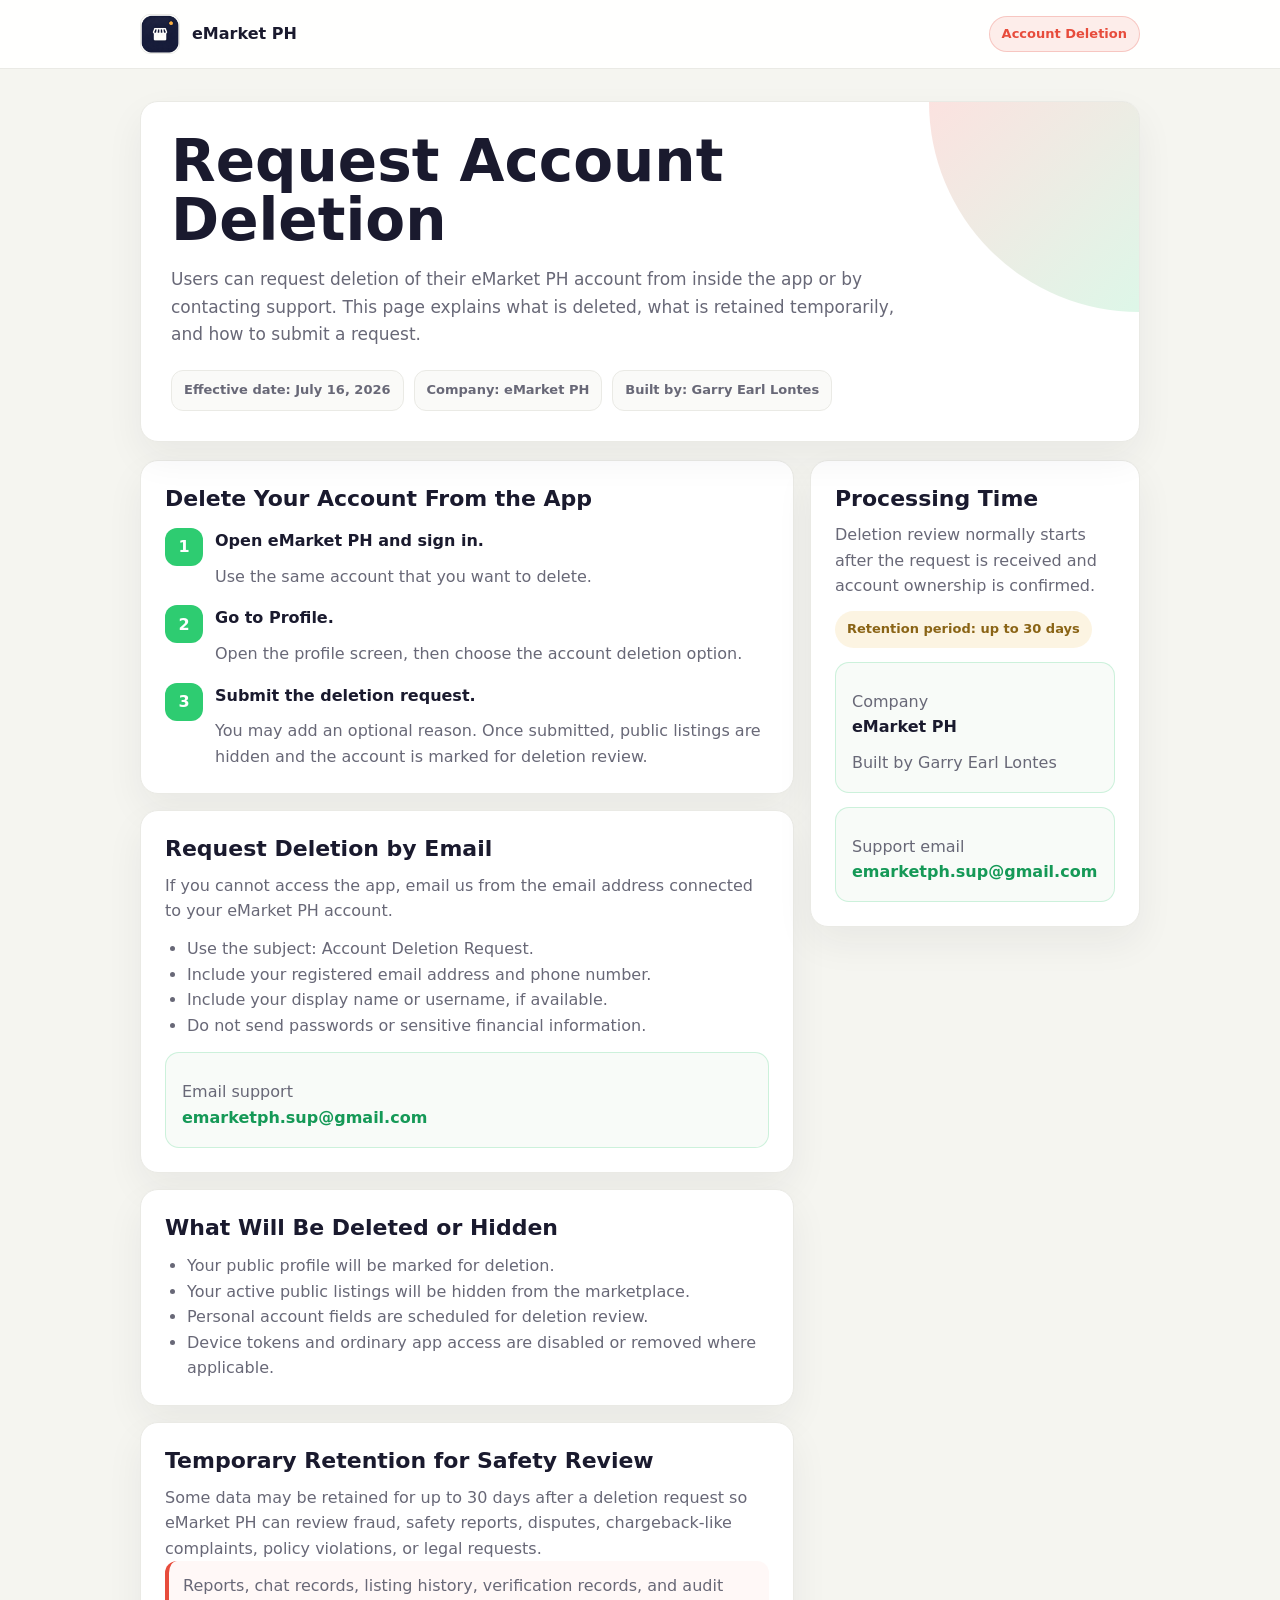
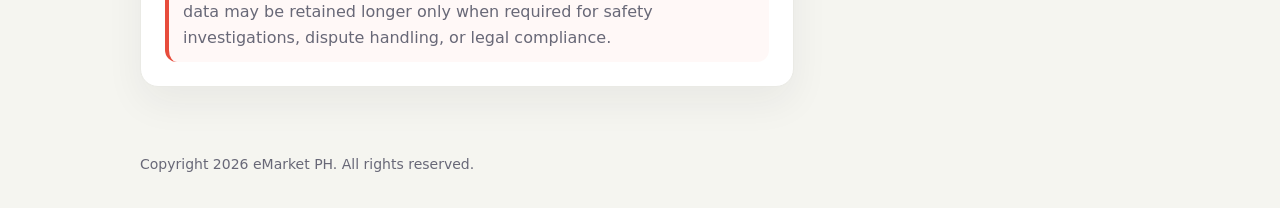
<file: account_deletion.html>
<!doctype html>
<html lang="en">
<head>
  <meta charset="utf-8">
  <meta name="viewport" content="width=device-width, initial-scale=1">
  <title>eMarket PH Account Deletion</title>
  <style>
    :root {
      --bg: #f5f5f0;
      --surface: #ffffff;
      --ink: #1a1a2e;
      --muted: #686877;
      --line: #eaeae5;
      --green: #2ecc71;
      --green-dark: #159957;
      --gold: #e8b84b;
      --red: #e74c3c;
    }

    * { box-sizing: border-box; }

    body {
      margin: 0;
      font-family: Inter, ui-sans-serif, system-ui, -apple-system, BlinkMacSystemFont, "Segoe UI", sans-serif;
      background: var(--bg);
      color: var(--ink);
      line-height: 1.6;
    }

    .topbar {
      position: sticky;
      top: 0;
      z-index: 10;
      background: rgba(255, 255, 255, 0.92);
      border-bottom: 1px solid var(--line);
      backdrop-filter: blur(14px);
    }

    .topbar-inner {
      max-width: 1040px;
      margin: 0 auto;
      padding: 14px 20px;
      display: flex;
      align-items: center;
      justify-content: space-between;
      gap: 16px;
    }

    .brand {
      display: flex;
      align-items: center;
      gap: 12px;
      font-weight: 900;
    }

    .brand img {
      width: 40px;
      height: 40px;
      border-radius: 10px;
      object-fit: cover;
      border: 1px solid var(--line);
    }

    .pill {
      display: inline-flex;
      align-items: center;
      border: 1px solid rgba(231, 76, 60, 0.24);
      background: rgba(231, 76, 60, 0.1);
      color: var(--red);
      border-radius: 999px;
      padding: 7px 12px;
      font-size: 13px;
      font-weight: 800;
      white-space: nowrap;
    }

    main {
      max-width: 1040px;
      margin: 0 auto;
      padding: 32px 20px 56px;
    }

    .hero {
      background: var(--surface);
      border: 1px solid var(--line);
      border-radius: 18px;
      box-shadow: 0 16px 38px rgba(26, 26, 46, 0.06);
      padding: 30px;
      margin-bottom: 18px;
      position: relative;
      overflow: hidden;
    }

    .hero:before {
      content: "";
      position: absolute;
      inset: 0 0 auto auto;
      width: 210px;
      height: 210px;
      background: linear-gradient(135deg, rgba(231, 76, 60, 0.16), rgba(46, 204, 113, 0.16));
      border-bottom-left-radius: 210px;
    }

    h1 {
      position: relative;
      max-width: 720px;
      margin: 0;
      font-size: clamp(34px, 6vw, 58px);
      line-height: 1.02;
      letter-spacing: 0;
    }

    .lead {
      position: relative;
      max-width: 760px;
      margin: 16px 0 0;
      color: var(--muted);
      font-size: 17px;
    }

    .meta {
      position: relative;
      display: flex;
      flex-wrap: wrap;
      gap: 10px;
      margin-top: 22px;
    }

    .meta span {
      border: 1px solid var(--line);
      background: #fafaf8;
      border-radius: 12px;
      padding: 9px 12px;
      color: var(--muted);
      font-weight: 700;
      font-size: 13px;
    }

    .layout {
      display: grid;
      grid-template-columns: minmax(0, 1fr) 330px;
      gap: 16px;
      align-items: start;
    }

    .section,
    .side {
      background: var(--surface);
      border: 1px solid var(--line);
      border-radius: 18px;
      box-shadow: 0 16px 38px rgba(26, 26, 46, 0.06);
      padding: 24px;
    }

    .stack {
      display: grid;
      gap: 16px;
    }

    h2 {
      margin: 0;
      font-size: 22px;
      line-height: 1.25;
    }

    p,
    li {
      color: var(--muted);
    }

    p {
      margin: 10px 0 0;
    }

    ol,
    ul {
      margin: 12px 0 0;
      padding-left: 22px;
    }

    .step {
      display: grid;
      grid-template-columns: 38px 1fr;
      gap: 12px;
      align-items: start;
      margin-top: 16px;
    }

    .step-number {
      width: 38px;
      height: 38px;
      display: grid;
      place-items: center;
      border-radius: 12px;
      background: var(--green);
      color: #fff;
      font-weight: 900;
    }

    .callout {
      border-left: 4px solid var(--red);
      background: #fff8f7;
      padding: 12px 14px;
      border-radius: 12px;
      color: var(--muted);
    }

    .contact {
      border-radius: 14px;
      background: #f8fbf8;
      border: 1px solid rgba(46, 204, 113, 0.22);
      padding: 16px;
      margin-top: 14px;
    }

    .contact a {
      color: var(--green-dark);
      font-weight: 900;
      text-decoration: none;
      overflow-wrap: anywhere;
    }

    .badge {
      display: inline-flex;
      margin-top: 12px;
      border-radius: 999px;
      padding: 8px 12px;
      background: rgba(232, 184, 75, 0.16);
      color: #8a6416;
      font-weight: 900;
      font-size: 13px;
    }

    footer {
      max-width: 1040px;
      margin: 0 auto;
      padding: 0 20px 32px;
      color: var(--muted);
      font-size: 14px;
    }

    @media (max-width: 840px) {
      .layout {
        grid-template-columns: 1fr;
      }

      .topbar-inner {
        align-items: flex-start;
        flex-direction: column;
      }

      .hero,
      .section,
      .side {
        border-radius: 16px;
      }
    }
  </style>
</head>
<body>
  <header class="topbar">
    <div class="topbar-inner">
      <div class="brand">
        <img src="app_icon.jpg" alt="eMarket PH app icon">
        <span>eMarket PH</span>
      </div>
      <span class="pill">Account Deletion</span>
    </div>
  </header>

  <main>
    <section class="hero">
      <h1>Request Account Deletion</h1>
      <p class="lead">Users can request deletion of their eMarket PH account from inside the app or by contacting support. This page explains what is deleted, what is retained temporarily, and how to submit a request.</p>
      <div class="meta">
        <span>Effective date: July 16, 2026</span>
        <span>Company: eMarket PH</span>
        <span>Built by: Garry Earl Lontes</span>
      </div>
    </section>

    <section class="layout">
      <div class="stack">
        <article class="section">
          <h2>Delete Your Account From the App</h2>
          <div class="step">
            <div class="step-number">1</div>
            <div>
              <strong>Open eMarket PH and sign in.</strong>
              <p>Use the same account that you want to delete.</p>
            </div>
          </div>
          <div class="step">
            <div class="step-number">2</div>
            <div>
              <strong>Go to Profile.</strong>
              <p>Open the profile screen, then choose the account deletion option.</p>
            </div>
          </div>
          <div class="step">
            <div class="step-number">3</div>
            <div>
              <strong>Submit the deletion request.</strong>
              <p>You may add an optional reason. Once submitted, public listings are hidden and the account is marked for deletion review.</p>
            </div>
          </div>
        </article>

        <article class="section">
          <h2>Request Deletion by Email</h2>
          <p>If you cannot access the app, email us from the email address connected to your eMarket PH account.</p>
          <ul>
            <li>Use the subject: Account Deletion Request.</li>
            <li>Include your registered email address and phone number.</li>
            <li>Include your display name or username, if available.</li>
            <li>Do not send passwords or sensitive financial information.</li>
          </ul>
          <div class="contact">
            <p>Email support</p>
            <a href="mailto:emarketph.sup@gmail.com?subject=Account%20Deletion%20Request">emarketph.sup@gmail.com</a>
          </div>
        </article>

        <article class="section">
          <h2>What Will Be Deleted or Hidden</h2>
          <ul>
            <li>Your public profile will be marked for deletion.</li>
            <li>Your active public listings will be hidden from the marketplace.</li>
            <li>Personal account fields are scheduled for deletion review.</li>
            <li>Device tokens and ordinary app access are disabled or removed where applicable.</li>
          </ul>
        </article>

        <article class="section">
          <h2>Temporary Retention for Safety Review</h2>
          <p>Some data may be retained for up to 30 days after a deletion request so eMarket PH can review fraud, safety reports, disputes, chargeback-like complaints, policy violations, or legal requests.</p>
          <div class="callout">Reports, chat records, listing history, verification records, and audit data may be retained longer only when required for safety investigations, dispute handling, or legal compliance.</div>
        </article>
      </div>

      <aside class="side">
        <h2>Processing Time</h2>
        <p>Deletion review normally starts after the request is received and account ownership is confirmed.</p>
        <span class="badge">Retention period: up to 30 days</span>

        <div class="contact">
          <p>Company</p>
          <strong>eMarket PH</strong>
          <p>Built by Garry Earl Lontes</p>
        </div>

        <div class="contact">
          <p>Support email</p>
          <a href="mailto:emarketph.sup@gmail.com">emarketph.sup@gmail.com</a>
        </div>
      </aside>
    </section>
  </main>

  <footer>
    <p>Copyright 2026 eMarket PH. All rights reserved.</p>
  </footer>
</body>
</html>
</file>
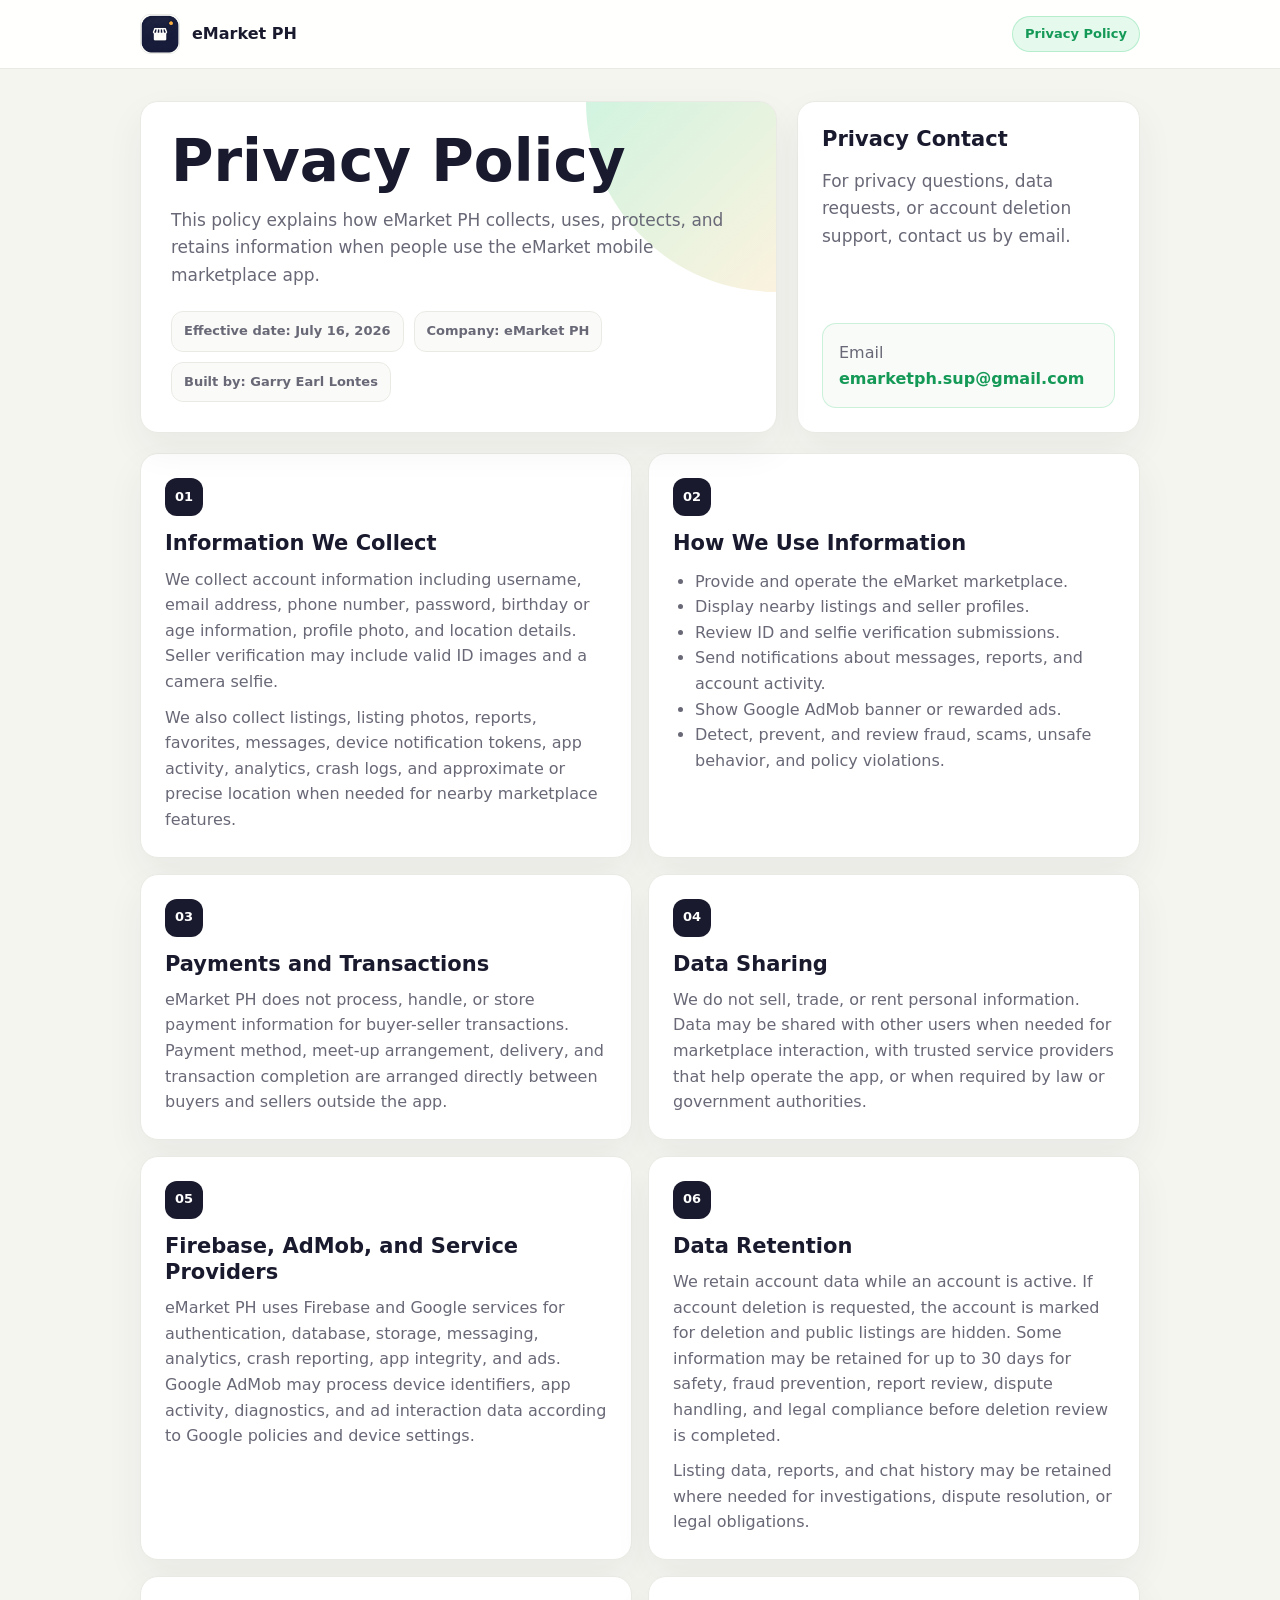
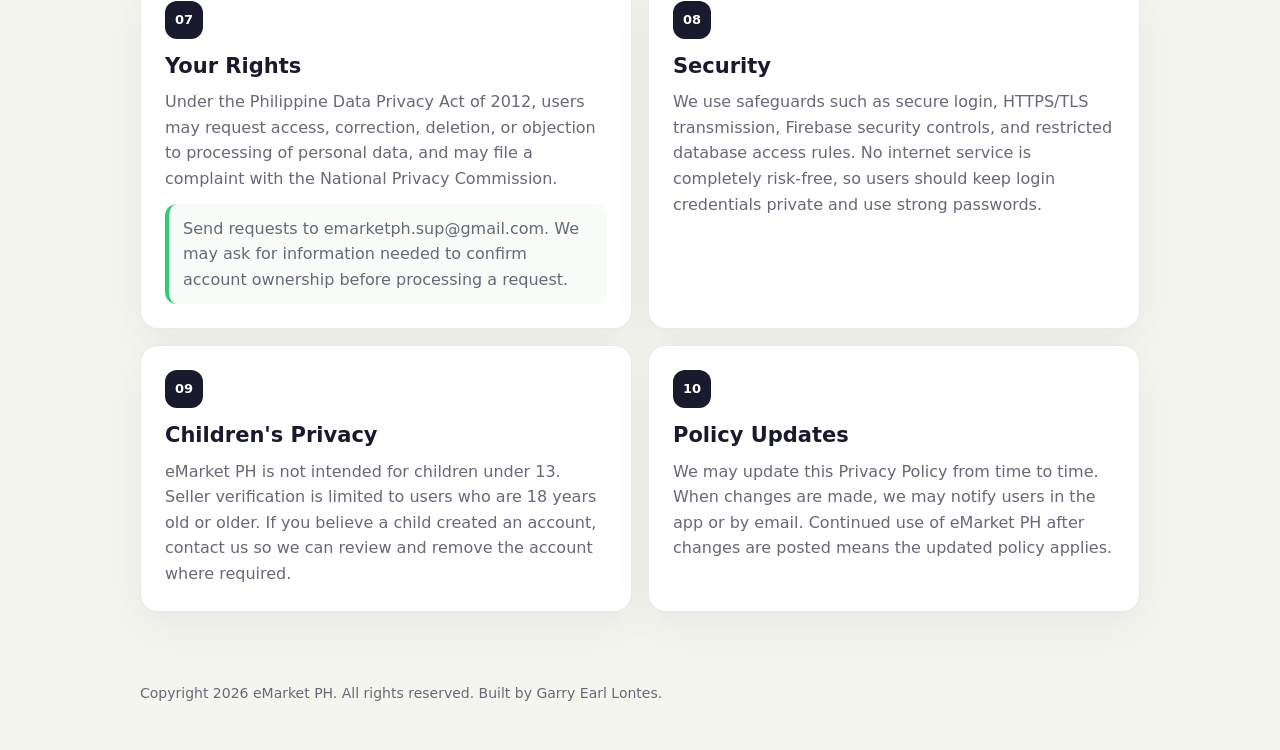
<file: privacy_policy.html>
<!doctype html>
<html lang="en">
<head>
  <meta charset="utf-8">
  <meta name="viewport" content="width=device-width, initial-scale=1">
  <title>eMarket PH Privacy Policy</title>
  <style>
    :root {
      --bg: #f5f5f0;
      --surface: #ffffff;
      --ink: #1a1a2e;
      --muted: #686877;
      --line: #eaeae5;
      --green: #2ecc71;
      --green-dark: #159957;
      --gold: #e8b84b;
      --red: #e74c3c;
    }

    * { box-sizing: border-box; }

    body {
      margin: 0;
      font-family: Inter, ui-sans-serif, system-ui, -apple-system, BlinkMacSystemFont, "Segoe UI", sans-serif;
      background: var(--bg);
      color: var(--ink);
      line-height: 1.6;
    }

    .topbar {
      position: sticky;
      top: 0;
      z-index: 10;
      background: rgba(255, 255, 255, 0.92);
      border-bottom: 1px solid var(--line);
      backdrop-filter: blur(14px);
    }

    .topbar-inner {
      max-width: 1040px;
      margin: 0 auto;
      padding: 14px 20px;
      display: flex;
      align-items: center;
      justify-content: space-between;
      gap: 16px;
    }

    .brand {
      display: flex;
      align-items: center;
      gap: 12px;
      font-weight: 900;
      letter-spacing: 0;
    }

    .brand img {
      width: 40px;
      height: 40px;
      border-radius: 10px;
      object-fit: cover;
      border: 1px solid var(--line);
    }

    .pill {
      display: inline-flex;
      align-items: center;
      border: 1px solid rgba(46, 204, 113, 0.26);
      background: rgba(46, 204, 113, 0.12);
      color: var(--green-dark);
      border-radius: 999px;
      padding: 7px 12px;
      font-size: 13px;
      font-weight: 800;
      white-space: nowrap;
    }

    main {
      max-width: 1040px;
      margin: 0 auto;
      padding: 32px 20px 56px;
    }

    .hero {
      display: grid;
      grid-template-columns: minmax(0, 1.3fr) minmax(260px, 0.7fr);
      gap: 20px;
      align-items: stretch;
      margin-bottom: 20px;
    }

    .hero-panel,
    .contact-panel,
    .section {
      background: var(--surface);
      border: 1px solid var(--line);
      border-radius: 18px;
      box-shadow: 0 16px 38px rgba(26, 26, 46, 0.06);
    }

    .hero-panel {
      padding: 30px;
      position: relative;
      overflow: hidden;
    }

    .hero-panel:before {
      content: "";
      position: absolute;
      inset: 0 0 auto auto;
      width: 190px;
      height: 190px;
      background: linear-gradient(135deg, rgba(46, 204, 113, 0.22), rgba(232, 184, 75, 0.18));
      border-bottom-left-radius: 190px;
    }

    h1 {
      position: relative;
      max-width: 720px;
      margin: 0;
      font-size: clamp(34px, 6vw, 58px);
      line-height: 1.02;
      letter-spacing: 0;
    }

    .lead {
      position: relative;
      max-width: 700px;
      margin: 16px 0 0;
      color: var(--muted);
      font-size: 17px;
    }

    .meta {
      position: relative;
      display: flex;
      flex-wrap: wrap;
      gap: 10px;
      margin-top: 22px;
    }

    .meta span {
      border: 1px solid var(--line);
      background: #fafaf8;
      border-radius: 12px;
      padding: 9px 12px;
      color: var(--muted);
      font-weight: 700;
      font-size: 13px;
    }

    .contact-panel {
      padding: 24px;
      display: flex;
      flex-direction: column;
      justify-content: space-between;
      gap: 18px;
    }

    .contact-panel h2,
    .section h2 {
      margin: 0;
      font-size: 21px;
      line-height: 1.25;
    }

    .contact-card {
      border-radius: 14px;
      background: #f8fbf8;
      border: 1px solid rgba(46, 204, 113, 0.22);
      padding: 16px;
    }

    .contact-card p { margin: 0; color: var(--muted); }
    .contact-card a { color: var(--green-dark); font-weight: 900; text-decoration: none; }

    .grid {
      display: grid;
      grid-template-columns: repeat(2, minmax(0, 1fr));
      gap: 16px;
    }

    .section {
      padding: 24px;
    }

    .section.full {
      grid-column: 1 / -1;
    }

    .number {
      width: 38px;
      height: 38px;
      display: inline-grid;
      place-items: center;
      border-radius: 12px;
      background: var(--ink);
      color: #fff;
      font-size: 13px;
      font-weight: 900;
      margin-bottom: 14px;
    }

    .section p,
    .section li {
      color: var(--muted);
    }

    .section p {
      margin: 10px 0 0;
    }

    ul {
      margin: 12px 0 0;
      padding-left: 22px;
    }

    .callout {
      margin-top: 12px;
      border-left: 4px solid var(--green);
      background: #f8fbf8;
      padding: 12px 14px;
      border-radius: 12px;
      color: var(--muted);
    }

    footer {
      max-width: 1040px;
      margin: 0 auto;
      padding: 0 20px 32px;
      color: var(--muted);
      font-size: 14px;
    }

    @media (max-width: 780px) {
      .hero,
      .grid {
        grid-template-columns: 1fr;
      }

      .topbar-inner {
        align-items: flex-start;
        flex-direction: column;
      }

      .hero-panel,
      .contact-panel,
      .section {
        border-radius: 16px;
      }
    }
  </style>
</head>
<body>
  <header class="topbar">
    <div class="topbar-inner">
      <div class="brand">
        <img src="app_icon.jpg" alt="eMarket PH app icon">
        <span>eMarket PH</span>
      </div>
      <span class="pill">Privacy Policy</span>
    </div>
  </header>

  <main>
    <section class="hero">
      <div class="hero-panel">
        <h1>Privacy Policy</h1>
        <p class="lead">This policy explains how eMarket PH collects, uses, protects, and retains information when people use the eMarket mobile marketplace app.</p>
        <div class="meta">
          <span>Effective date: July 16, 2026</span>
          <span>Company: eMarket PH</span>
          <span>Built by: Garry Earl Lontes</span>
        </div>
      </div>
      <aside class="contact-panel">
        <div>
          <h2>Privacy Contact</h2>
          <p class="lead">For privacy questions, data requests, or account deletion support, contact us by email.</p>
        </div>
        <div class="contact-card">
          <p>Email</p>
          <a href="mailto:emarketph.sup@gmail.com">emarketph.sup@gmail.com</a>
        </div>
      </aside>
    </section>

    <section class="grid">
      <article class="section">
        <span class="number">01</span>
        <h2>Information We Collect</h2>
        <p>We collect account information including username, email address, phone number, password, birthday or age information, profile photo, and location details. Seller verification may include valid ID images and a camera selfie.</p>
        <p>We also collect listings, listing photos, reports, favorites, messages, device notification tokens, app activity, analytics, crash logs, and approximate or precise location when needed for nearby marketplace features.</p>
      </article>

      <article class="section">
        <span class="number">02</span>
        <h2>How We Use Information</h2>
        <ul>
          <li>Provide and operate the eMarket marketplace.</li>
          <li>Display nearby listings and seller profiles.</li>
          <li>Review ID and selfie verification submissions.</li>
          <li>Send notifications about messages, reports, and account activity.</li>
          <li>Show Google AdMob banner or rewarded ads.</li>
          <li>Detect, prevent, and review fraud, scams, unsafe behavior, and policy violations.</li>
        </ul>
      </article>

      <article class="section">
        <span class="number">03</span>
        <h2>Payments and Transactions</h2>
        <p>eMarket PH does not process, handle, or store payment information for buyer-seller transactions. Payment method, meet-up arrangement, delivery, and transaction completion are arranged directly between buyers and sellers outside the app.</p>
      </article>

      <article class="section">
        <span class="number">04</span>
        <h2>Data Sharing</h2>
        <p>We do not sell, trade, or rent personal information. Data may be shared with other users when needed for marketplace interaction, with trusted service providers that help operate the app, or when required by law or government authorities.</p>
      </article>

      <article class="section">
        <span class="number">05</span>
        <h2>Firebase, AdMob, and Service Providers</h2>
        <p>eMarket PH uses Firebase and Google services for authentication, database, storage, messaging, analytics, crash reporting, app integrity, and ads. Google AdMob may process device identifiers, app activity, diagnostics, and ad interaction data according to Google policies and device settings.</p>
      </article>

      <article class="section">
        <span class="number">06</span>
        <h2>Data Retention</h2>
        <p>We retain account data while an account is active. If account deletion is requested, the account is marked for deletion and public listings are hidden. Some information may be retained for up to 30 days for safety, fraud prevention, report review, dispute handling, and legal compliance before deletion review is completed.</p>
        <p>Listing data, reports, and chat history may be retained where needed for investigations, dispute resolution, or legal obligations.</p>
      </article>

      <article class="section">
        <span class="number">07</span>
        <h2>Your Rights</h2>
        <p>Under the Philippine Data Privacy Act of 2012, users may request access, correction, deletion, or objection to processing of personal data, and may file a complaint with the National Privacy Commission.</p>
        <div class="callout">Send requests to emarketph.sup@gmail.com. We may ask for information needed to confirm account ownership before processing a request.</div>
      </article>

      <article class="section">
        <span class="number">08</span>
        <h2>Security</h2>
        <p>We use safeguards such as secure login, HTTPS/TLS transmission, Firebase security controls, and restricted database access rules. No internet service is completely risk-free, so users should keep login credentials private and use strong passwords.</p>
      </article>

      <article class="section">
        <span class="number">09</span>
        <h2>Children's Privacy</h2>
        <p>eMarket PH is not intended for children under 13. Seller verification is limited to users who are 18 years old or older. If you believe a child created an account, contact us so we can review and remove the account where required.</p>
      </article>

      <article class="section">
        <span class="number">10</span>
        <h2>Policy Updates</h2>
        <p>We may update this Privacy Policy from time to time. When changes are made, we may notify users in the app or by email. Continued use of eMarket PH after changes are posted means the updated policy applies.</p>
      </article>
    </section>
  </main>

  <footer>
    <p>Copyright 2026 eMarket PH. All rights reserved. Built by Garry Earl Lontes.</p>
  </footer>
</body>
</html>
</file>
